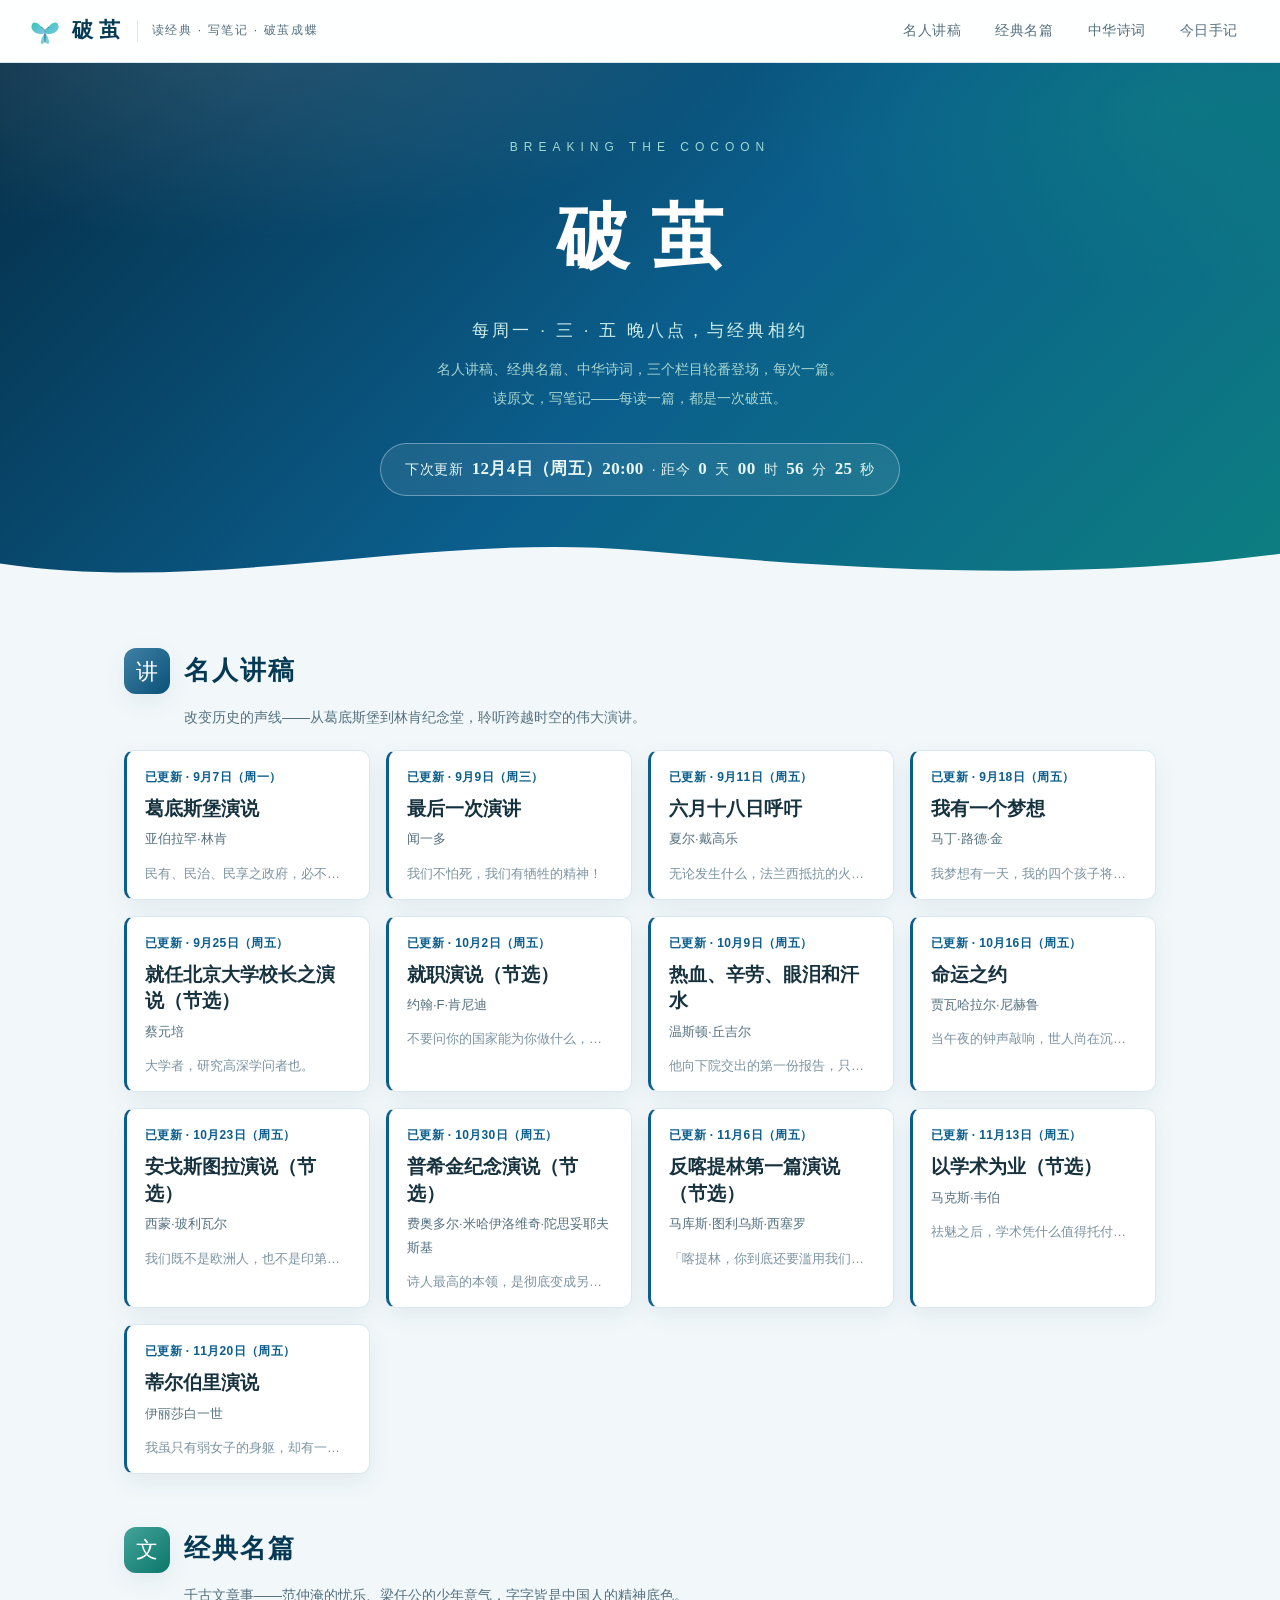
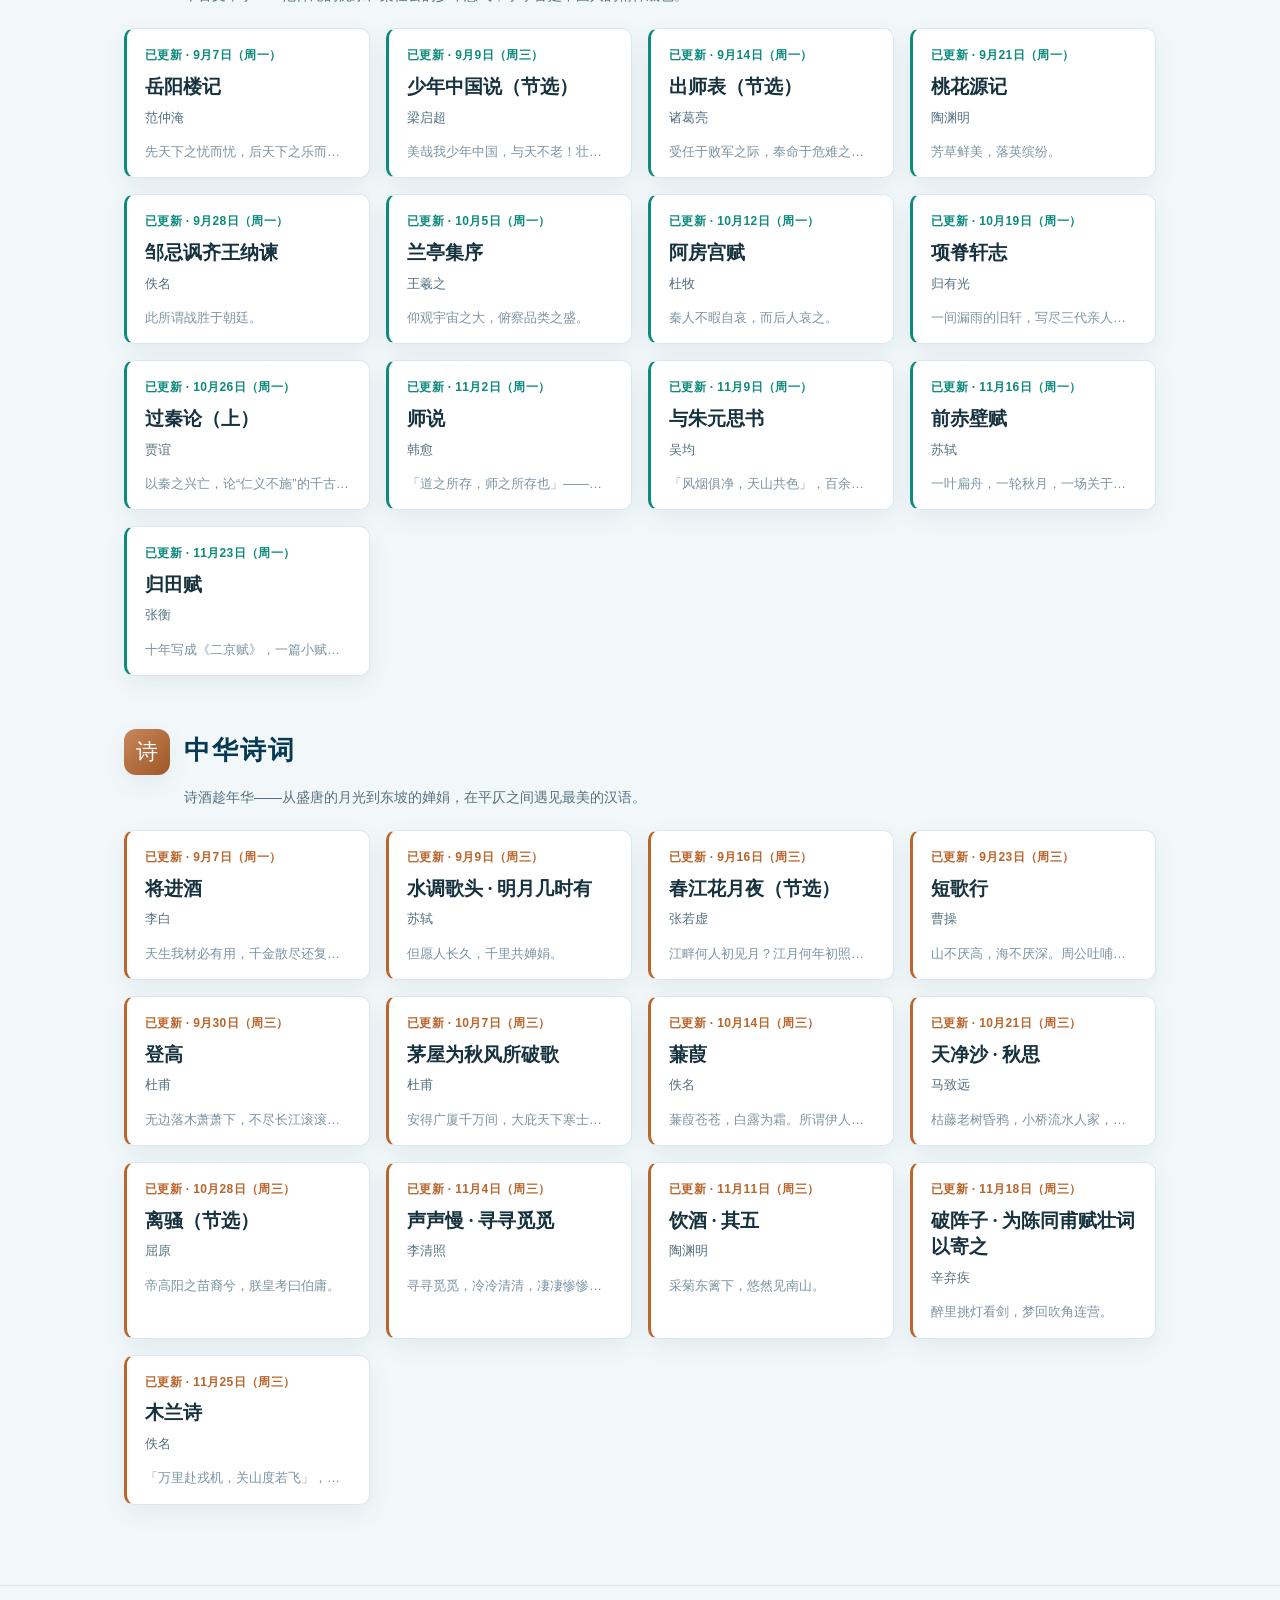
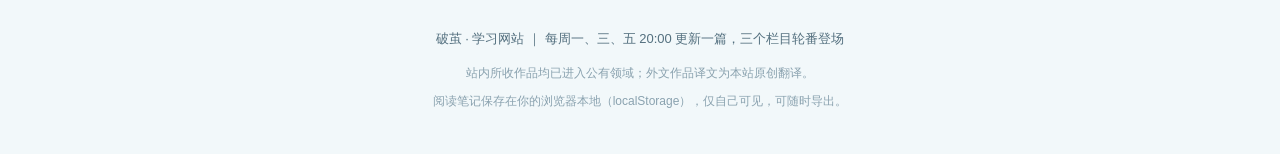
<file: index.html>
<!DOCTYPE html>
<html lang="zh-CN">
<head>
<meta charset="UTF-8">
<meta name="viewport" content="width=device-width, initial-scale=1.0">
<title>破茧 · 每周一三五，与经典相约</title>
<meta name="description" content="破茧——名人讲稿、经典名篇、中华诗词，每周一、三、五晚八点更新；读原文，写笔记，每读一篇，都是一次破茧。">
<link rel="stylesheet" href="css/style.css">
</head>
<body>

<header class="topbar">
  <a class="brand" href="index.html">
    <svg class="brand-mark" viewBox="0 0 64 64" aria-hidden="true">
      <defs>
        <linearGradient id="bw" x1="0" y1="0" x2="1" y2="1">
          <stop offset="0" stop-color="#35c4b5"/><stop offset="1" stop-color="#7cc7e8"/>
        </linearGradient>
      </defs>
      <path d="M31 33C22 15 7 10 6.5 24 6.2 34 19 39 29 37.5Z" fill="url(#bw)"/>
      <path d="M33 33C42 15 57 10 57.5 24 57.8 34 45 39 35 37.5Z" fill="url(#bw)"/>
      <path d="M31.5 36C25 45 21.5 55 26.5 56.5 30 57.5 32 49 32 43Z" fill="url(#bw)" opacity=".85"/>
      <path d="M32.5 36C39 45 42.5 55 37.5 56.5 34 57.5 32 49 32 43Z" fill="url(#bw)" opacity=".85"/>
      <rect x="31.1" y="30" width="1.8" height="24" rx=".9" fill="#0b5e8c"/>
      <path d="M31 30c-2-3-4-4-6-5M33 30c2-3 4-4 6-5" stroke="#0b5e8c" stroke-width="1.4" fill="none" stroke-linecap="round"/>
    </svg>
    <span class="brand-name">破茧</span>
    <span class="brand-slogan">读经典 · 写笔记 · 破茧成蝶</span>
  </a>
  <nav class="topnav">
    <a href="#speeches">名人讲稿</a>
    <a href="#classics">经典名篇</a>
    <a href="#poetry">中华诗词</a>
    <a href="today.html">今日手记</a>
  </nav>
</header>

<section class="hero">
  <div class="hero-inner">
    <div class="hero-eyebrow">BREAKING THE COCOON</div>
    <h1 class="hero-title">破茧</h1>
    <p class="hero-sub">每周一 · 三 · 五 晚八点，与经典相约</p>
    <p class="hero-desc">名人讲稿、经典名篇、中华诗词，三个栏目轮番登场，每次一篇。<br>读原文，写笔记——每读一篇，都是一次破茧。</p>
    <div class="hero-countdown" id="heroCountdown">正在计算下次更新时间……</div>
  </div>
  <svg class="hero-wave" viewBox="0 0 1440 90" preserveAspectRatio="none" aria-hidden="true">
    <path d="M0,48 C240,88 480,8 720,32 C960,56 1200,72 1440,36 L1440,90 L0,90 Z" fill="#f2f8fa"/>
  </svg>
</section>

<main class="home-main" id="homeMain">
  <!-- 三个栏目区块由 js/home.js 渲染 -->
</main>

<footer class="site-foot">
  <p>破茧 · 学习网站 ｜ 每周一、三、五 20:00 更新一篇，三个栏目轮番登场</p>
  <p class="foot-note">站内所收作品均已进入公有领域；外文作品译文为本站原创翻译。</p>
  <p class="foot-note">阅读笔记保存在你的浏览器本地（localStorage），仅自己可见，可随时导出。</p>
</footer>

<script src="js/data.js"></script>
<script src="js/app.js"></script>
<script src="js/home.js"></script>
</body>
</html>
</file>
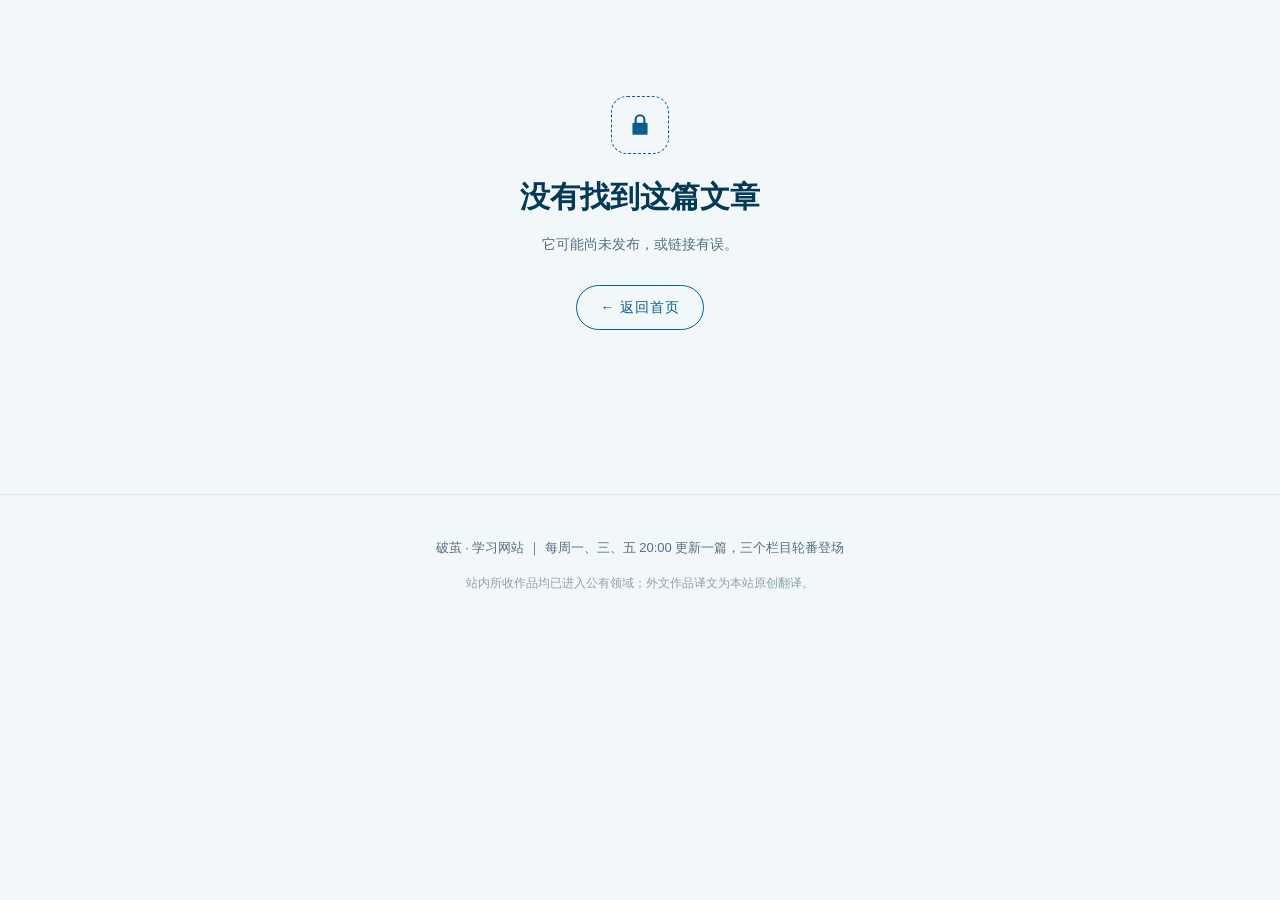
<file: article.html>
<!DOCTYPE html>
<html lang="zh-CN">
<head>
<meta charset="UTF-8">
<meta name="viewport" content="width=device-width, initial-scale=1.0">
<title>破茧 · 文章</title>
<link rel="stylesheet" href="css/style.css">
</head>
<body>

<div class="page">
  <!-- 左栏：文章内容（由 js/article.js 渲染） -->
  <div class="content" id="content"></div>

  <!-- 右栏：阅读笔记面板（点击“阅读笔记”按钮后展开） -->
  <aside class="notes-panel" id="notesPanel" aria-label="阅读笔记面板">
    <div class="notes-head">
      <div class="nh-eyebrow">Reading Notes</div>
      <h3 id="notesTitle">我的阅读笔记</h3>
      <p class="sub">左侧阅读 · 右侧随想——写下感想、批注与关联阅读</p>
    </div>

    <div class="toolbar" role="toolbar" aria-label="格式工具栏">
      <button class="tb-btn" data-cmd="bold" title="加粗 (Ctrl+B)"><strong>B</strong></button>
      <button class="tb-btn" data-cmd="italic" title="斜体 (Ctrl+I)"><em>I</em></button>
      <button class="tb-btn" data-cmd="underline" title="下划线 (Ctrl+U)"><span style="text-decoration:underline">U</span></button>
      <span class="tb-sep"></span>
      <button class="tb-btn" data-cmd="h3" title="小标题">H</button>
      <button class="tb-btn" data-cmd="quote" title="引用块">&gt;</button>
      <span class="tb-sep"></span>
      <button class="tb-btn" data-cmd="ul" title="无序列表">•</button>
      <button class="tb-btn" data-cmd="ol" title="有序列表">1.</button>
      <span class="tb-sep"></span>
      <button class="tb-btn" data-cmd="link" title="插入链接">
        <svg width="13" height="13" viewBox="0 0 24 24" fill="none" stroke="currentColor" stroke-width="2.4" stroke-linecap="round" aria-hidden="true"><path d="M10 14a5 5 0 0 0 7.07 0l3.18-3.18a5 5 0 0 0-7.07-7.07L11.5 5.4"/><path d="M14 10a5 5 0 0 0-7.07 0l-3.18 3.18a5 5 0 0 0 7.07 7.07l1.67-1.66"/></svg>
      </button>
      <button class="tb-btn" data-cmd="clear" title="清除格式">⌫</button>
    </div>

    <div class="editor" id="editor" contenteditable="true" data-placeholder="写下你的感想、批注与联想……" spellcheck="false"></div>

    <div class="notes-foot">
      <div>
        <span class="count" id="count">0 字</span>
        <span class="save-state" id="saveState"></span>
      </div>
      <div class="actions">
        <button class="pill-btn" id="btnExport" title="导出为 Markdown 文件">导出</button>
        <button class="pill-btn danger" id="btnClear" title="清空本篇笔记">清空</button>
        <button class="pill-btn primary" id="btnSave" title="立即保存到本地">保存</button>
      </div>
    </div>
  </aside>
</div>

<footer class="site-foot">
  <p>破茧 · 学习网站 ｜ 每周一、三、五 20:00 更新一篇，三个栏目轮番登场</p>
  <p class="foot-note">站内所收作品均已进入公有领域；外文作品译文为本站原创翻译。</p>
</footer>

<script src="js/data.js"></script>
<script src="js/app.js"></script>
<script src="js/article.js"></script>
</body>
</html>
</file>
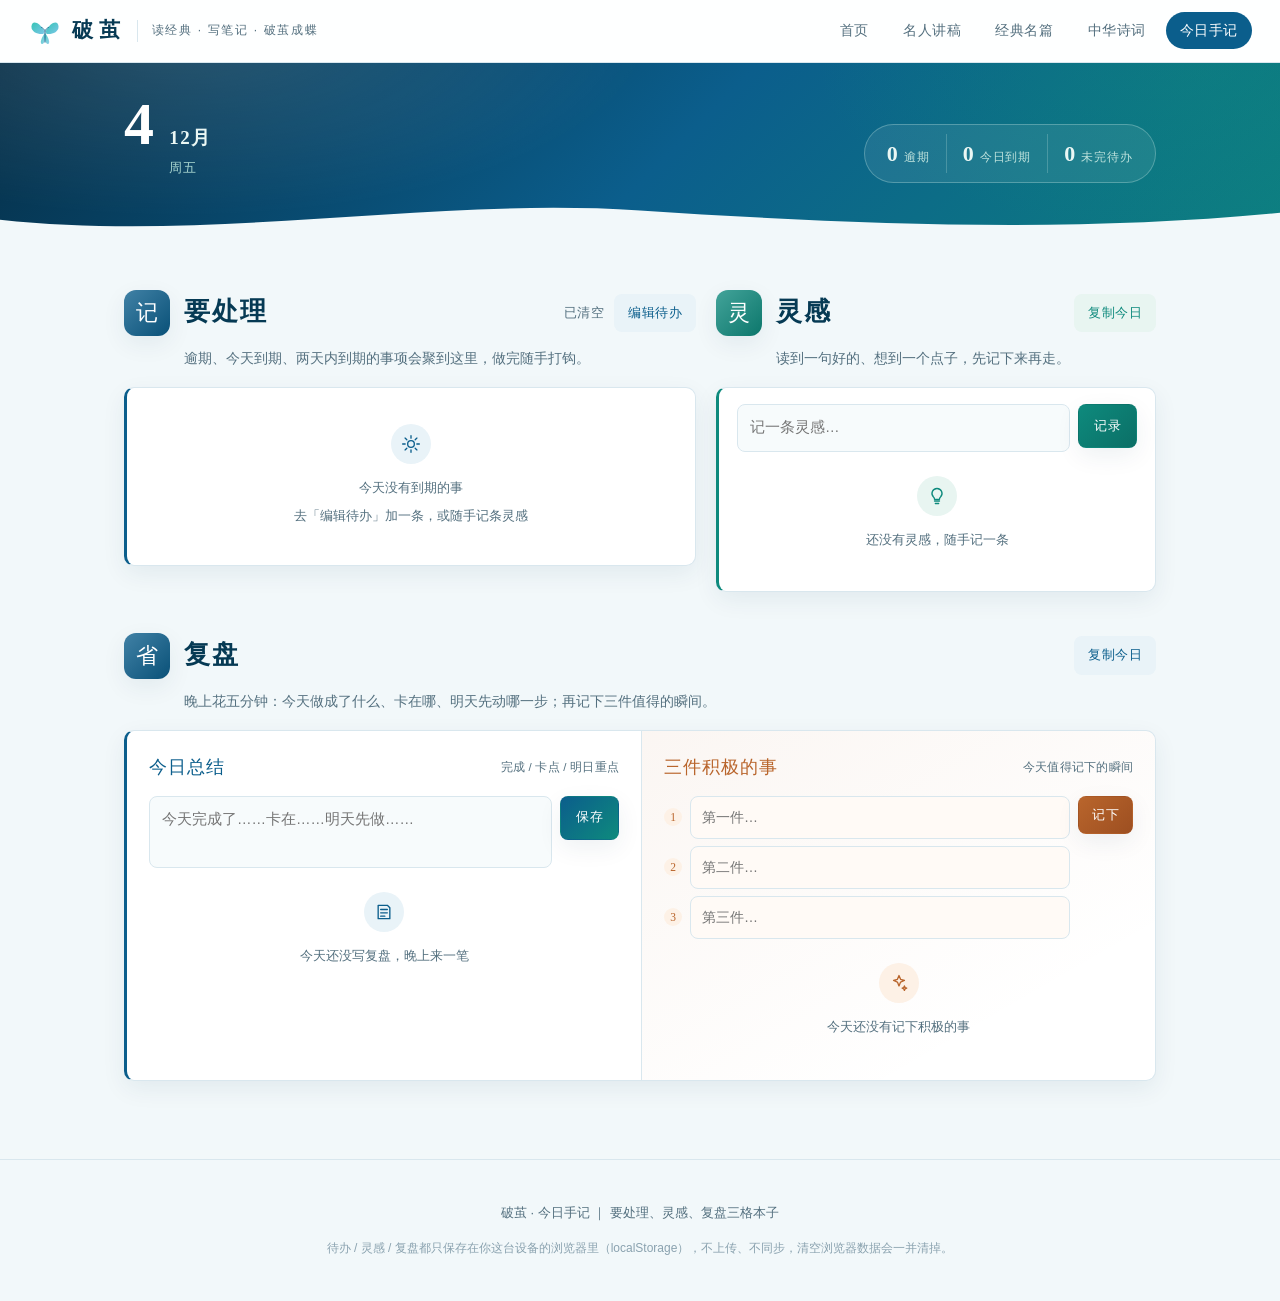
<file: today.html>
<!DOCTYPE html>
<html lang="zh-CN">
<head>
<meta charset="UTF-8">
<meta name="viewport" content="width=device-width, initial-scale=1.0">
<title>今日手记 · 破茧</title>
<meta name="description" content="破茧·今日手记——要处理、灵感、睡前复盘，把当下的心思记下来；数据只存本机浏览器，不上传。">
<link rel="stylesheet" href="css/style.css">
</head>
<body class="tj">

<header class="topbar">
  <a class="brand" href="index.html">
    <svg class="brand-mark" viewBox="0 0 64 64" aria-hidden="true">
      <defs>
        <linearGradient id="bw" x1="0" y1="0" x2="1" y2="1">
          <stop offset="0" stop-color="#35c4b5"/><stop offset="1" stop-color="#7cc7e8"/>
        </linearGradient>
      </defs>
      <path d="M31 33C22 15 7 10 6.5 24 6.2 34 19 39 29 37.5Z" fill="url(#bw)"/>
      <path d="M33 33C42 15 57 10 57.5 24 57.8 34 45 39 35 37.5Z" fill="url(#bw)"/>
      <path d="M31.5 36C25 45 21.5 55 26.5 56.5 30 57.5 32 49 32 43Z" fill="url(#bw)" opacity=".85"/>
      <path d="M32.5 36C39 45 42.5 55 37.5 56.5 34 57.5 32 49 32 43Z" fill="url(#bw)" opacity=".85"/>
      <rect x="31.1" y="30" width="1.8" height="24" rx=".9" fill="#0b5e8c"/>
      <path d="M31 30c-2-3-4-4-6-5M33 30c2-3 4-4 6-5" stroke="#0b5e8c" stroke-width="1.4" fill="none" stroke-linecap="round"/>
    </svg>
    <span class="brand-name">破茧</span>
    <span class="brand-slogan">读经典 · 写笔记 · 破茧成蝶</span>
  </a>
  <nav class="topnav">
    <a href="index.html">首页</a>
    <a href="index.html#speeches">名人讲稿</a>
    <a href="index.html#classics">经典名篇</a>
    <a href="index.html#poetry">中华诗词</a>
    <a href="today.html" class="current">今日手记</a>
  </nav>
</header>

<section class="tj-hero">
  <div class="tj-hero-inner">
    <div class="tj-date">
      <span class="tj-day" id="tjDay">--</span>
      <span class="tj-date-sub">
        <span class="tj-mon" id="tjMon"></span>
        <span class="tj-wk" id="tjWk"></span>
      </span>
    </div>
    <div class="tj-stats">
      <div class="tj-stat" id="tjOverBox"><b id="tjOver">0</b><span>逾期</span></div>
      <div class="tj-stat" id="tjTodayBox"><b id="tjToday">0</b><span>今日到期</span></div>
      <div class="tj-stat"><b id="tjOpen">0</b><span>未完待办</span></div>
    </div>
  </div>
  <svg class="hero-wave" viewBox="0 0 1440 90" preserveAspectRatio="none" aria-hidden="true">
    <path d="M0,48 C240,88 480,8 720,32 C960,56 1200,72 1440,36 L1440,90 L0,90 Z" fill="#f2f8fa"/>
  </svg>
</section>

<main class="tj-main">

  <div class="tj-grid">

    <!-- ========== 要处理 ========== -->
    <section class="tj-zone tj-todo">
      <div class="cat-head">
        <div class="cat-badge">记</div>
        <h2>要处理</h2>
        <div class="tj-head-r">
          <span class="tj-count" id="focusCount"></span>
          <button type="button" class="tj-btn" id="todoEditBtn" aria-expanded="false" aria-controls="todoEditor">编辑待办</button>
        </div>
      </div>
      <p class="cat-desc">逾期、今天到期、两天内到期的事项会聚到这里，做完随手打钩。</p>
      <div class="tj-panel">
        <div class="tj-list" id="focusList"></div>
        <div class="tj-editor" id="todoEditor">
          <div class="tj-ed-head"><span>待办管理 · <span id="manageMeta"></span></span></div>
          <div class="tj-hint">
            <svg viewBox="0 0 24 24" fill="none" stroke="currentColor" stroke-width="2" stroke-linecap="round" aria-hidden="true"><circle cx="12" cy="12" r="9"/><path d="M12 8v4M12 16h.01"/></svg>
            <span>「要处理」只显示逾期 / 今天到期 / 两天内到期的事项，其余留在这里备查。</span>
          </div>
          <div id="manageList"></div>
          <div class="tj-add">
            <input class="tj-input" id="todoInput" type="text" placeholder="添加一条待办，回车保存…">
            <select class="tj-select" id="todoPri" aria-label="优先级">
              <option value="P0">P0 紧急</option>
              <option value="P1" selected>P1 重要</option>
              <option value="P2">P2 普通</option>
            </select>
            <input class="tj-date" id="todoDate" type="date" aria-label="截止日期">
            <button type="button" class="tj-btn pri" id="todoAddBtn">添加</button>
          </div>
          <textarea class="tj-ta" id="todoPaste" placeholder="或粘贴一份清单，每行一条；支持「P0 事项 | 2026-09-20」的写法…"></textarea>
          <div class="tj-acts">
            <button type="button" class="tj-btn" id="todoImportBtn">导入清单</button>
          </div>
        </div>
      </div>
    </section>

    <!-- ========== 灵感 ========== -->
    <section class="tj-zone tj-idea">
      <div class="cat-head">
        <div class="cat-badge">灵</div>
        <h2>灵感</h2>
        <div class="tj-head-r">
          <button type="button" class="tj-btn" id="ideaCopyBtn">复制今日</button>
        </div>
      </div>
      <p class="cat-desc">读到一句好的、想到一个点子，先记下来再走。</p>
      <div class="tj-panel">
        <div class="tj-cblock">
          <div class="tj-cap">
            <textarea class="tj-cap-in" id="ideaInput" rows="1" placeholder="记一条灵感…"></textarea>
            <button type="button" class="tj-btn pri" id="ideaAddBtn">记录</button>
          </div>
          <div id="ideaList"></div>
        </div>
      </div>
    </section>

  </div>

  <!-- ========== 复盘 ========== -->
  <section class="tj-zone tj-review">
    <div class="cat-head">
      <div class="cat-badge">省</div>
      <h2>复盘</h2>
      <div class="tj-head-r">
        <button type="button" class="tj-btn" id="reviewCopyBtn">复制今日</button>
      </div>
    </div>
    <p class="cat-desc">晚上花五分钟：今天做成了什么、卡在哪、明天先动哪一步；再记下三件值得的瞬间。</p>
    <div class="tj-panel">
      <div class="tj-review-grid">
        <div class="tj-rcol">
          <div class="tj-label">今日总结<span class="tj-label-note">完成 / 卡点 / 明日重点</span></div>
          <div class="tj-cap">
            <textarea class="tj-cap-in" id="reviewInput" rows="2" placeholder="今天完成了……卡在……明天先做……"></textarea>
            <button type="button" class="tj-btn pri" id="reviewAddBtn">保存</button>
          </div>
          <div id="reviewList"></div>
        </div>
        <div class="tj-rcol sand">
          <div class="tj-label">三件积极的事<span class="tj-label-note">今天值得记下的瞬间</span></div>
          <div class="tj-pos-add">
            <div class="tj-pos-ins">
              <div class="tj-pos-row"><span class="tj-pnum">1</span><input class="tj-pos-in" id="posIn1" type="text" placeholder="第一件…"></div>
              <div class="tj-pos-row"><span class="tj-pnum">2</span><input class="tj-pos-in" id="posIn2" type="text" placeholder="第二件…"></div>
              <div class="tj-pos-row"><span class="tj-pnum">3</span><input class="tj-pos-in" id="posIn3" type="text" placeholder="第三件…"></div>
            </div>
            <button type="button" class="tj-btn pri" id="posAddBtn">记下</button>
          </div>
          <div id="posList"></div>
        </div>
      </div>
    </div>
  </section>

</main>

<footer class="site-foot">
  <p>破茧 · 今日手记 ｜ 要处理、灵感、复盘三格本子</p>
  <p class="foot-note">待办 / 灵感 / 复盘都只保存在你这台设备的浏览器里（localStorage），不上传、不同步，清空浏览器数据会一并清掉。</p>
</footer>

<div class="tj-toast" id="tjToast" role="status" aria-live="polite"></div>

<script src="js/today.js"></script>
</body>
</html>
</file>
<file: css/style.css>
/* ============================================================
 * 破茧 · 全站样式
 * 主题：Ocean Gradient（浅色）——深海蓝 → 海青 → 碧绿
 * ============================================================ */

:root{
  --deep:#063a54;      /* 深海 */
  --ocean:#0b5e8c;     /* 海洋蓝 */
  --teal:#0e8a7d;      /* 海青 */
  --sand:#b9652c;      /* 落日沙金 */
  --ink:#17323f;
  --ink-soft:#54707f;
  --bg:#f2f8fa;
  --card:#ffffff;
  --line:#d9e7ee;
  --shadow:0 8px 24px rgba(9,60,84,.07);
  --cat:var(--ocean);  /* 栏目主题色（随栏目切换） */
  --serif:"Source Han Serif SC","Noto Serif SC","Songti SC","STSong",Georgia,"Times New Roman",serif;
  --sans:"Source Han Sans SC","Noto Sans SC","PingFang SC","Microsoft YaHei",sans-serif;
}

/* ---------------- 基础 ---------------- */
*{box-sizing:border-box}
html{scroll-behavior:smooth}
html,body{margin:0;padding:0}
body{
  font-family:var(--sans);
  color:var(--ink);
  background:var(--bg);
  line-height:1.8;
  -webkit-font-smoothing:antialiased;
}
a{color:var(--ocean)}
::selection{background:rgba(14,138,125,.22)}

/* 栏目主题色 */
.cat-speeches{--cat:var(--ocean)}
.cat-classics{--cat:var(--teal)}
.cat-poetry{--cat:var(--sand)}

/* ---------------- 顶栏 ---------------- */
.topbar{
  position:sticky;top:0;z-index:50;
  display:flex;align-items:center;justify-content:space-between;gap:16px;
  padding:12px 28px;
  background:rgba(255,255,255,.92);
  backdrop-filter:blur(8px);
  border-bottom:1px solid var(--line);
}
.brand{display:flex;align-items:center;gap:10px;text-decoration:none}
.brand:hover{text-decoration:none}
.brand-mark{width:34px;height:34px;flex:none}
.brand-name{font-family:var(--serif);font-size:21px;font-weight:700;color:var(--deep);letter-spacing:.3em}
.brand-slogan{font-size:12px;color:var(--ink-soft);letter-spacing:.14em;border-left:1px solid var(--line);padding-left:14px}
.topnav{display:flex;gap:6px}
.topnav a{font-size:14px;color:var(--ink-soft);padding:6px 14px;border-radius:999px;text-decoration:none;letter-spacing:.04em}
.topnav a:hover{color:#fff;background:var(--ocean);text-decoration:none}

/* ---------------- 主页 Hero ---------------- */
.hero{
  position:relative;color:#eaf7f4;overflow:hidden;
  background:linear-gradient(135deg,#052e47 0%,#0b5e8c 52%,#0e8a7d 115%);
}
.hero::before{
  content:"";position:absolute;inset:0;
  background:
    radial-gradient(900px 380px at 18% -10%,rgba(255,255,255,.14),transparent 60%),
    radial-gradient(700px 300px at 92% 8%,rgba(14,138,125,.38),transparent 62%);
}
.hero-inner{position:relative;max-width:1080px;margin:0 auto;padding:74px 24px 100px;text-align:center}
.hero-eyebrow{letter-spacing:.5em;font-size:12px;color:#9fd9d0;margin-bottom:16px}
.hero-title{
  font-family:var(--serif);font-size:72px;font-weight:700;color:#fff;
  margin:0 0 12px;letter-spacing:.3em;text-indent:.3em;
}
.hero-sub{font-size:17px;color:#cfeee8;margin:0 0 8px;letter-spacing:.18em}
.hero-desc{font-size:14px;color:#a8d5cf;margin:0 auto 30px;max-width:560px;line-height:2.1}
.hero-countdown{
  display:inline-flex;align-items:center;gap:8px;flex-wrap:wrap;justify-content:center;
  padding:10px 24px;border:1px solid rgba(255,255,255,.35);border-radius:999px;
  background:rgba(255,255,255,.08);font-size:14px;letter-spacing:.05em;
}
.hero-countdown b{font-family:var(--serif);font-size:17px;letter-spacing:.02em}
.hero-wave{position:absolute;left:0;right:0;bottom:-1px;width:100%;height:72px;display:block}

/* ---------------- 主页栏目区 ---------------- */
.home-main{max-width:1080px;margin:0 auto;padding:6px 24px 30px}
.cat-section{padding:46px 0 6px}
.cat-head{display:flex;align-items:center;gap:14px}
.cat-badge{
  width:46px;height:46px;border-radius:12px;flex:none;
  display:flex;align-items:center;justify-content:center;
  font-family:var(--serif);font-size:22px;color:#fff;
  background:linear-gradient(135deg,rgba(255,255,255,.22),rgba(0,0,0,.14)),var(--cat);
  box-shadow:var(--shadow);
}
.cat-head h2{font-family:var(--serif);font-size:26px;margin:0;color:var(--deep);letter-spacing:.08em}
.cat-desc{color:var(--ink-soft);font-size:14px;margin:10px 0 20px;padding-left:60px}

.card-grid{display:grid;grid-template-columns:repeat(auto-fill,minmax(232px,1fr));gap:16px}
.art-card{
  display:flex;flex-direction:column;gap:5px;
  background:var(--card);
  border:1px solid var(--line);border-left:3px solid var(--cat);
  border-radius:10px;padding:16px 18px 14px;
  box-shadow:var(--shadow);
  text-decoration:none;
  transition:transform .18s,box-shadow .18s;
}
.art-card:hover{transform:translateY(-3px);box-shadow:0 14px 30px rgba(9,60,84,.13);text-decoration:none}
.card-meta{display:flex;justify-content:space-between;align-items:center;font-size:12px;color:var(--ink-soft);letter-spacing:.03em}
.card-date{color:var(--cat);font-weight:600}
.art-card h3{font-family:var(--serif);font-size:19px;margin:2px 0 0;color:var(--ink);line-height:1.4}
.card-author{font-size:13px;color:var(--ink-soft);margin:0}
.card-excerpt{
  font-size:13px;color:#7b93a1;margin:6px 0 0;
  white-space:nowrap;overflow:hidden;text-overflow:ellipsis;
}
/* 未发布（待解锁）卡片 */
.art-card.locked{border-style:dashed;border-left-style:solid;background:#f8fcfd;box-shadow:none}
.art-card.locked h3{color:#7c93a0}
.art-card.locked .card-date{color:#8aa2af;font-weight:500}
.lock-badge{display:inline-flex;align-items:center;gap:5px}
.lock-badge svg{width:12px;height:12px;opacity:.75}

/* ---------------- 页脚 ---------------- */
.site-foot{border-top:1px solid var(--line);margin-top:44px;padding:28px 24px 42px;text-align:center;color:var(--ink-soft);font-size:13px}
.site-foot .foot-note{margin:6px 0 0;font-size:12px;color:#8aa2af}

/* ============================================================
 * 文章页
 * ============================================================ */
.page{max-width:920px;margin:0 auto;padding:26px 24px 90px}
.crumbs{font-size:13px;color:var(--ink-soft);margin-bottom:28px;letter-spacing:.03em}
.crumbs a{color:var(--ocean);text-decoration:none}
.crumbs a:hover{text-decoration:underline}
.crumbs span{color:var(--ink)}

/* 文章头：题目 + 右侧笔记按钮 */
.a-head{display:flex;align-items:flex-start;justify-content:space-between;gap:18px;margin-bottom:10px}
.a-eyebrow{font-size:12px;letter-spacing:.3em;color:var(--cat);margin-bottom:10px}
.a-head h1{font-family:var(--serif);font-size:42px;line-height:1.28;margin:0 0 6px;color:var(--deep);letter-spacing:.04em}
.a-subtitle{font-size:16px;color:var(--ink-soft);font-style:italic;margin:0 0 6px}
.a-meta{font-size:13.5px;color:var(--ink-soft);letter-spacing:.05em}
.note-toggle{
  flex:none;display:inline-flex;align-items:center;gap:7px;
  margin-top:10px;padding:9px 18px;border-radius:999px;
  border:1px solid var(--cat);background:var(--cat);color:#fff;
  font:inherit;font-size:14px;letter-spacing:.08em;cursor:pointer;
  transition:filter .2s,background .2s,color .2s;
}
.note-toggle:hover{filter:brightness(1.1)}
body.note-mode .note-toggle{background:#fff;color:var(--cat)}

/* 小节通用 */
.a-sec{margin-top:42px}
.a-sec>h2{
  font-family:var(--serif);font-size:21px;color:var(--deep);
  border-left:4px solid var(--cat);padding-left:12px;
  margin:0 0 18px;letter-spacing:.06em;
}

/* 作者简介 */
.author-card{
  display:grid;grid-template-columns:96px 1fr;gap:22px;
  background:var(--card);border:1px solid var(--line);border-radius:10px;
  padding:22px 24px;box-shadow:var(--shadow);
}
.author-avatar{
  width:96px;height:96px;border-radius:14px;
  display:flex;align-items:center;justify-content:center;
  font-family:var(--serif);font-size:42px;color:#fff;
  background-image:linear-gradient(135deg,rgba(255,255,255,.25),rgba(0,0,0,.18));
  background-color:var(--cat);
}
/* 外文作者头像用拉丁字母：字形比汉字窄小，放大字号以求视觉等重 */
.author-avatar.latin{
  font-family:Georgia,"Times New Roman",var(--serif);
  font-size:54px;line-height:1;
}
/* 考据说明：作者/年代/背景存在不确定性的篇目，如实交代存疑之处 */
.caveat{
  background:var(--card);border:1px solid var(--line);border-left:3px solid var(--sand);
  border-radius:8px;padding:16px 20px;box-shadow:var(--shadow);
}
.caveat p{margin:0 0 9px;font-size:14px;line-height:1.85;color:var(--ink-soft)}
.caveat p:last-child{margin-bottom:0}
.caveat p::before{content:"·";color:var(--sand);font-weight:700;margin-right:9px}
.author-card h3{font-family:var(--serif);font-size:22px;margin:0 0 3px;color:var(--deep)}
.author-role{font-size:12.5px;color:var(--cat);letter-spacing:.1em;margin-bottom:10px}
.author-card p{margin:0 0 8px;font-size:14.5px;color:var(--ink-soft)}
.facts{display:flex;flex-wrap:wrap;gap:24px;margin-top:14px}
.fact{border-top:1px dashed var(--line);padding-top:8px;min-width:120px}
.fact .k{font-size:11px;color:var(--cat);letter-spacing:.22em}
.fact .v{font-size:13.5px;color:var(--ink);margin-top:2px}

/* 创作背景 */
.bg-grid{display:grid;grid-template-columns:1fr 1fr;gap:14px}
.bg-card{background:var(--card);border:1px solid var(--line);border-radius:10px;padding:16px 18px;box-shadow:var(--shadow)}
.bg-card h4{font-family:var(--serif);margin:0 0 6px;font-size:16px;color:var(--deep)}
.bg-card p{margin:0;font-size:13.5px;color:var(--ink-soft);line-height:1.9}

/* 原文 / 译文 */
.lang-pill{
  display:flex;background:var(--card);border:1px solid var(--line);
  border-radius:999px;padding:4px;width:fit-content;margin:0 auto 16px;
  box-shadow:var(--shadow);
}
.lang-btn{
  border:0;background:transparent;font:inherit;color:var(--ink-soft);
  padding:6px 20px;border-radius:999px;cursor:pointer;
  font-size:13px;letter-spacing:.1em;
}
.lang-btn.active{background:var(--cat);color:#fff}
.text-box{
  position:relative;
  background:linear-gradient(180deg,#ffffff,#f5fbfc);
  border:1px solid var(--line);border-radius:10px;
  padding:34px 42px;box-shadow:var(--shadow);
}
.text-box::before,.text-box::after{
  content:"";position:absolute;left:50%;transform:translateX(-50%);
  width:56px;height:1px;background:var(--line);
}
.text-box::before{top:12px}
.text-box::after{bottom:12px}
.text-panel{display:none}
.text-panel.active{display:block}
.text-box p{margin:0 0 16px;font-size:16.5px;line-height:2.15;text-align:justify;font-family:var(--serif)}
.text-box p:last-child{margin-bottom:0}
.text-en p{font-family:Georgia,"Times New Roman",var(--serif)}
/* 诗词体：分行居中 */
.text-verse .stanza{
  white-space:pre-line;text-align:center;
  font-size:18px;line-height:2.2;margin:0 0 24px;
}
.text-verse .stanza:last-child{margin-bottom:0}
/* 落款 */
.signoff{font-style:italic;text-align:right;margin-top:26px;color:var(--ink-soft);font-size:13.5px;letter-spacing:.06em}
.signoff .name{display:block;font-style:normal;font-family:var(--serif);font-size:19px;color:var(--deep);margin-top:5px;letter-spacing:.04em}

/* 上一篇 / 下一篇 */
.a-nav{display:flex;justify-content:space-between;gap:14px;margin-top:46px}
.a-nav-link{
  flex:1;max-width:46%;display:block;padding:14px 18px;
  border:1px solid var(--line);border-radius:10px;background:var(--card);
  font-size:13px;color:var(--ink-soft);text-decoration:none;line-height:1.8;
  box-shadow:var(--shadow);
}
.a-nav-link span{font-family:var(--serif);font-size:16px;color:var(--deep)}
.a-nav-link.next{text-align:right}
.a-nav-link:hover{border-color:var(--cat);text-decoration:none}

/* 未发布 / 未找到 页 */
.locked-screen{text-align:center;padding:70px 16px 30px}
.lock-ic{
  width:58px;height:58px;margin:0 auto 16px;border-radius:16px;
  border:1.5px dashed var(--cat);color:var(--cat);
  display:flex;align-items:center;justify-content:center;
}
.lock-ic svg{width:26px;height:26px}
.ls-title{font-family:var(--serif);font-size:30px;color:var(--deep);margin:6px 0 8px}
.ls-author{color:var(--ink-soft);font-size:14px;margin:0 0 18px}
.ls-text{color:var(--ink-soft);font-size:14px;margin:0 0 28px}
.ls-back{
  display:inline-block;padding:9px 24px;border-radius:999px;
  border:1px solid var(--cat);color:var(--cat);font-size:14px;
  text-decoration:none;letter-spacing:.06em;
}
.ls-back:hover{background:var(--cat);color:#fff;text-decoration:none}

/* ============================================================
 * 阅读笔记（右栏编辑器）
 * ============================================================ */
.notes-panel{display:none}

body.note-mode{overflow:hidden}
body.note-mode .page{
  height:100vh;max-width:1720px;margin:0 auto;padding:18px 22px;
  display:grid;grid-template-columns:minmax(0,1fr) minmax(360px,42%);
  gap:22px;align-items:stretch;
}
body.note-mode .content{
  height:100%;min-height:0;overflow-y:auto;
  background:var(--card);border:1px solid var(--line);border-radius:10px;
  box-shadow:var(--shadow);padding:34px 46px 70px;
  scrollbar-width:thin;scrollbar-color:rgba(11,94,140,.35) transparent;
}
body.note-mode .content::-webkit-scrollbar{width:8px}
body.note-mode .content::-webkit-scrollbar-thumb{background:rgba(11,94,140,.3);border-radius:4px}
body.note-mode .notes-panel{
  display:flex;flex-direction:column;height:100%;min-height:0;
  background:var(--card);border:1px solid var(--line);border-radius:10px;
  box-shadow:var(--shadow);overflow:hidden;
}

.notes-head{
  padding:16px 20px 12px;border-bottom:1px solid var(--line);
  background:linear-gradient(180deg,#f6fbfd,#eef7f9);
}
.nh-eyebrow{font-size:11px;letter-spacing:.3em;color:var(--cat);text-transform:uppercase;margin-bottom:4px}
.notes-head h3{margin:0 0 3px;font-family:var(--serif);font-size:18px;color:var(--deep)}
.notes-head .sub{font-size:12px;color:var(--ink-soft);margin:0}

.toolbar{
  display:flex;flex-wrap:wrap;gap:4px;padding:10px 14px;
  border-bottom:1px solid var(--line);background:#fafdfe;
}
.tb-btn{
  border:1px solid transparent;background:transparent;color:var(--ink-soft);
  font:inherit;font-size:13px;padding:5px 9px;border-radius:6px;
  cursor:pointer;line-height:1;min-width:28px;text-align:center;transition:.15s;
}
.tb-btn:hover{background:rgba(11,94,140,.1);color:var(--deep)}
.tb-btn.active{background:var(--ocean);color:#fff}
.tb-sep{width:1px;background:var(--line);margin:2px 4px;align-self:stretch}

.editor{
  flex:1 1 auto;overflow-y:auto;padding:24px 28px;min-height:0;
  font-size:15.5px;line-height:2.05;color:var(--ink);outline:none;
  scrollbar-width:thin;scrollbar-color:rgba(11,94,140,.35) transparent;
}
.editor::-webkit-scrollbar{width:8px}
.editor::-webkit-scrollbar-thumb{background:rgba(11,94,140,.3);border-radius:4px}
.editor:empty::before{content:attr(data-placeholder);color:#9ab4bf;pointer-events:none}
.editor h3{font-family:var(--serif);color:var(--deep);margin:14px 0 8px;font-size:17px}
.editor blockquote{
  margin:8px 0;padding:6px 14px;
  border-left:3px solid var(--cat);background:rgba(11,94,140,.05);
  color:var(--ink-soft);
}
.editor ul,.editor ol{margin:6px 0;padding-left:24px}
.editor a{color:var(--ocean);text-decoration:underline}
.editor strong,.editor b{color:var(--deep)}

.notes-foot{
  padding:10px 16px;border-top:1px solid var(--line);background:#fafdfe;
  display:flex;justify-content:space-between;align-items:center;gap:8px;
  flex-wrap:wrap;font-size:12px;
}
.notes-foot .save-state{color:var(--cat);font-style:italic}
.notes-foot .actions{display:flex;gap:6px}
.pill-btn{
  border:1px solid var(--line);background:#fff;color:var(--ink-soft);
  font:inherit;font-size:12px;padding:4px 12px;border-radius:999px;
  cursor:pointer;letter-spacing:.04em;
}
.pill-btn:hover{background:var(--ocean);color:#fff;border-color:var(--ocean)}
.pill-btn.primary{background:var(--ocean);color:#fff;border-color:var(--ocean)}
.pill-btn.primary:hover{filter:brightness(1.1)}
.pill-btn.danger:hover{background:#b3403a;border-color:#b3403a}

/* ============================================================
 * 响应式
 * ============================================================ */
@media (max-width:1020px){
  body.note-mode{overflow:auto}
  body.note-mode .page{display:block;height:auto}
  body.note-mode .content{height:auto;overflow:visible;padding:24px 22px 40px}
  body.note-mode .notes-panel{height:auto;margin-top:18px}
  .editor{min-height:320px;max-height:62vh}
}
@media (max-width:720px){
  .hero-title{font-size:46px}
  .hero-inner{padding:52px 20px 84px}
  .brand-slogan{display:none}
  .topnav a{padding:6px 9px;font-size:13px}
  .cat-desc{padding-left:0}
  .a-head{flex-direction:column}
  .a-head h1{font-size:31px}
  .author-card{grid-template-columns:1fr}
  .author-avatar{width:72px;height:72px;font-size:32px}
  .author-avatar.latin{font-size:41px}
  .caveat{padding:14px 16px}
  .bg-grid{grid-template-columns:1fr}
  .text-box{padding:24px 20px}
  .a-nav{flex-direction:column}
  .a-nav-link{max-width:100%}
}

/* ============================================================
 * 今日手记（today.html）
 * 版式沿用本站 Ocean Gradient 体系；数据只存本机 localStorage
 * ============================================================ */
.topnav a.current{color:#fff;background:var(--ocean)}

body.tj{
  --red:#b3403a;--red-soft:#fdeeec;
  --amber:#a1641f;--amber-soft:#fdf3e3;
  --muted:#9ab4bf;
}

/* ---- 页头：日期 + 三个关键数 ---- */
.tj-hero{position:relative;color:#eaf7f4;overflow:hidden;background:linear-gradient(135deg,#052e47 0%,#0b5e8c 52%,#0e8a7d 115%)}
.tj-hero::before{
  content:"";position:absolute;inset:0;
  background:
    radial-gradient(760px 300px at 14% -18%,rgba(255,255,255,.14),transparent 62%),
    radial-gradient(620px 260px at 94% 6%,rgba(14,138,125,.34),transparent 62%);
}
.tj-hero-inner{
  position:relative;max-width:1080px;margin:0 auto;padding:34px 24px 60px;
  display:flex;align-items:flex-end;gap:28px;flex-wrap:wrap;
}
.tj-date{display:flex;align-items:baseline;gap:14px}
.tj-day{
  font-family:var(--serif);font-size:60px;line-height:.9;font-weight:700;color:#fff;
  letter-spacing:.02em;font-variant-numeric:tabular-nums;
}
.tj-date-sub{display:flex;flex-direction:column;gap:2px;padding-bottom:4px}
.tj-mon{font-family:var(--serif);font-size:19px;font-weight:600;letter-spacing:.08em}
.tj-wk{font-size:12.5px;color:#a8d5cf;letter-spacing:.06em}
.tj-stats{
  margin-left:auto;display:flex;align-items:center;
  padding:9px 22px;border:1px solid rgba(207,238,232,.3);border-radius:999px;
  background:rgba(255,255,255,.08);
}
.tj-stat{
  display:flex;align-items:baseline;gap:6px;padding:0 16px;
  border-left:1px solid rgba(207,238,232,.24);white-space:nowrap;
}
.tj-stat:first-child{border-left:0;padding-left:0}
.tj-stat:last-child{padding-right:0}
.tj-stat b{font-family:var(--serif);font-size:22px;font-weight:600;font-variant-numeric:tabular-nums}
.tj-stat span{font-size:11.5px;color:#bfe3dd;letter-spacing:.08em}
.tj-stat.hot b{color:#ffcdc0}
.tj-stat.warm b{color:#bff0e2}
.tj-hero .hero-wave{height:52px}

/* ---- 主体与分栏 ---- */
.tj-main{max-width:1080px;margin:0 auto;padding:10px 24px 30px}
.tj-grid{display:grid;grid-template-columns:minmax(0,1.3fr) minmax(0,1fr);gap:20px;align-items:start}
.tj-zone{padding:36px 0 4px;min-width:0}
.tj-head-r{margin-left:auto;display:flex;align-items:center;gap:10px;flex-wrap:wrap;justify-content:flex-end}
.tj-count{font-size:12.5px;color:var(--ink-soft);letter-spacing:.04em;font-variant-numeric:tabular-nums}
.tj-zone .cat-desc{margin:10px 0 16px}

.tj-todo{--cat:var(--ocean);--cat-soft:#e9f3f8}
.tj-idea{--cat:var(--teal);--cat-soft:#e8f5f1}
.tj-review{--cat:var(--ocean);--cat-soft:#e9f3f8}

.tj-panel{
  background:var(--card);border:1px solid var(--line);border-left:3px solid var(--cat);
  border-radius:10px;box-shadow:var(--shadow);overflow:hidden;
}

/* ---- 按钮 ---- */
.tj-btn{
  font:inherit;font-size:12.5px;letter-spacing:.04em;
  color:var(--ocean);background:#e9f3f8;border:1px solid transparent;
  border-radius:8px;padding:7px 13px;cursor:pointer;white-space:nowrap;
  transition:background .18s,color .18s,border-color .18s;
}
.tj-btn:hover{background:var(--ocean);color:#fff}
.tj-btn.on{background:var(--ocean);color:#fff}
.tj-btn.pri{background:linear-gradient(135deg,var(--ocean),var(--teal));color:#fff;box-shadow:var(--shadow)}
.tj-btn.pri:hover{filter:brightness(1.08)}
.tj-btn.mini{font-size:12px;padding:6px 10px}
.tj-btn.undo,.tj-btn.del{background:#eef4f7;color:var(--ink-soft)}
.tj-btn.undo:hover{background:var(--ocean);color:#fff}
.tj-btn.del:hover{background:var(--red-soft);color:var(--red)}
.tj-idea .tj-btn{color:var(--teal);background:#e8f5f1}
.tj-idea .tj-btn:hover{background:var(--teal);color:#fff}
.tj-idea .tj-btn.pri{background:linear-gradient(135deg,var(--teal),#0b6f66);color:#fff}
.tj-idea .tj-btn.del{background:#eef4f7;color:var(--ink-soft)}
.tj-idea .tj-btn.del:hover{background:var(--red-soft);color:var(--red)}

/* ---- 要处理：列表 ---- */
.tj-list{padding:12px 12px 16px}
.tj-row{
  position:relative;display:flex;align-items:center;gap:11px;
  padding:12px 12px 12px 15px;border-radius:8px;
  transition:background .15s;
}
.tj-row + .tj-row{margin-top:2px}
.tj-row:hover{background:#f6fbfd}
.tj-row.overdue{background:#fdf7f6}
.tj-row.today{background:#f5fafc}
.tj-row.overdue::before,.tj-row.today::before{
  content:"";position:absolute;left:3px;top:13px;bottom:13px;width:2px;border-radius:2px;
}
.tj-row.overdue::before{background:var(--red)}
.tj-row.today::before{background:var(--cat)}
.tj-check{
  width:20px;height:20px;flex:none;padding:0;
  border:1.5px solid #c3d6df;border-radius:6px;background:var(--card);
  display:flex;align-items:center;justify-content:center;cursor:pointer;
  color:var(--cat);transition:border-color .15s,background .15s;
}
.tj-check:hover{border-color:var(--cat);background:var(--cat-soft)}
.tj-check svg{width:12px;height:12px;opacity:0}
.tj-check:hover svg{opacity:.45}
.tj-row-body{flex:1;min-width:0;display:flex;align-items:baseline;gap:10px;flex-wrap:wrap}
.tj-row-title{font-size:14.5px;color:var(--ink)}
.tj-chip{font-size:11px;padding:2px 9px;border-radius:999px;white-space:nowrap;font-variant-numeric:tabular-nums}
.tj-chip.over{color:var(--red);background:var(--red-soft)}
.tj-chip.today{color:var(--ocean);background:#e9f3f8}
.tj-chip.soon{color:var(--ink-soft);background:#eef4f7}
.tj-done-btn{
  flex:none;font:inherit;font-size:12px;color:var(--ocean);
  background:#e9f3f8;border:1px solid transparent;border-radius:8px;
  padding:6px 12px;cursor:pointer;transition:background .18s,color .18s;
}
.tj-done-btn:hover{background:var(--ocean);color:#fff}

.tj-donebox{margin:2px 12px 14px;border-top:1px dashed var(--line);padding-top:8px}
.tj-donebox summary{
  cursor:pointer;list-style:none;display:flex;align-items:center;gap:8px;
  font-size:12.5px;color:var(--ink-soft);padding:4px;user-select:none;
}
.tj-donebox summary::-webkit-details-marker{display:none}
.tj-donebox summary::before{
  content:"";width:0;height:0;
  border-left:4px solid var(--muted);border-top:3.5px solid transparent;border-bottom:3.5px solid transparent;
  transition:transform .15s;
}
.tj-donebox[open] summary::before{transform:rotate(90deg)}
.tj-drow{display:flex;align-items:center;gap:10px;padding:7px 4px 7px 15px}
.tj-drow .t{
  flex:1;min-width:0;font-size:13px;color:var(--muted);
  text-decoration:line-through;overflow:hidden;text-overflow:ellipsis;white-space:nowrap;
}

/* ---- 待办管理（折叠） ---- */
.tj-editor{display:none;margin:0 18px 18px;border-top:1px solid var(--line);padding-top:14px}
.tj-editor.open{display:block}
.tj-ed-head{display:flex;align-items:center;gap:8px;margin-bottom:10px;font-size:12.5px;color:var(--ink-soft)}
.tj-hint{
  display:flex;gap:8px;align-items:flex-start;
  background:var(--amber-soft);color:var(--amber);
  border-radius:8px;padding:9px 12px;font-size:12px;line-height:1.65;margin-bottom:12px;
}
.tj-hint svg{width:14px;height:14px;flex:none;margin-top:3px}
.tj-manage-row{display:flex;align-items:center;gap:10px;padding:9px 4px;border-top:1px solid var(--line)}
.tj-manage-row:first-child{border-top:0}
.tj-pri{
  flex:none;font-size:10.5px;font-weight:600;letter-spacing:.03em;
  padding:2px 7px;border-radius:5px;color:var(--ink-soft);background:#eef4f7;
}
.tj-pri.P0{color:var(--red);background:var(--red-soft)}
.tj-manage-main{flex:1;min-width:0}
.tj-manage-title{font-size:13.5px;overflow-wrap:anywhere}
.tj-manage-row.done .tj-manage-title{text-decoration:line-through;color:var(--muted)}
.tj-manage-sub{font-size:11.5px;color:var(--ink-soft);margin-top:1px}
.tj-manage-act{flex:none;display:flex;gap:6px}

.tj-add{display:flex;gap:8px;margin-top:14px;flex-wrap:wrap;align-items:center}
.tj-add .tj-input,.tj-add .tj-select,.tj-add .tj-date{
  font:inherit;font-size:14px;color:var(--ink);
  background:#f7fbfc;border:1px solid var(--line);border-radius:8px;
  height:38px;padding:0 12px;outline:none;
  transition:border-color .15s,background .15s;
}
.tj-add .tj-input{flex:1;min-width:160px}
.tj-add .tj-input:focus,.tj-add .tj-select:focus,.tj-add .tj-date:focus,.tj-ta:focus{border-color:var(--ocean);background:#fff}
.tj-ta{
  width:100%;margin-top:10px;min-height:56px;
  font:inherit;font-size:13.5px;color:var(--ink);line-height:1.7;
  background:#f7fbfc;border:1px dashed #c3d6df;border-radius:8px;
  padding:10px 12px;resize:vertical;outline:none;
}
.tj-acts{display:flex;gap:8px;flex-wrap:wrap;margin-top:10px}

/* ---- 记录框（灵感 / 复盘） ---- */
.tj-cblock{padding:16px 18px 18px}
.tj-cap{display:flex;gap:8px;align-items:flex-start;margin-top:12px}
.tj-cblock .tj-cap{margin-top:0}
.tj-cap-in{
  flex:1;min-width:0;font:inherit;font-size:14.5px;color:var(--ink);line-height:1.75;
  background:#f7fbfc;border:1px solid var(--line);border-radius:8px;
  padding:10px 12px;resize:none;outline:none;overflow:hidden;
  transition:background .15s,border-color .15s,box-shadow .15s;
}
.tj-cap-in:focus{background:#fff;border-color:var(--cat);box-shadow:0 0 0 3px var(--cat-soft)}
.tj-cap .tj-btn{height:44px;padding:0 15px;display:inline-flex;align-items:center}

/* ---- 时间轴 ---- */
.tj-tl{position:relative;margin-top:16px;padding-left:18px}
.tj-tl::before{content:"";position:absolute;left:4px;top:8px;bottom:8px;width:1px;background:var(--line)}
.tj-tlday{
  position:relative;font-size:12px;font-weight:600;letter-spacing:.08em;
  color:var(--ink-soft);margin:2px 0 10px;font-variant-numeric:tabular-nums;
}
.tj-tlday::before{
  content:"";position:absolute;left:-18px;top:4px;width:9px;height:9px;
  border-radius:50%;background:var(--card);border:2px solid var(--line);
}
.tj-tlday.now{color:var(--cat)}
.tj-tlday.now::before{border-color:var(--cat);background:var(--cat)}
.tj-item{position:relative;padding:0 0 14px}
.tj-item::before{content:"";position:absolute;left:-16px;top:8px;width:5px;height:5px;border-radius:50%;background:#c6d7e0}
.tj-item .tx{font-size:14.5px;color:var(--ink);white-space:pre-wrap;word-break:break-word;padding-right:38px}
.tj-item .tm{font-size:11.5px;color:var(--muted);margin-top:3px;font-variant-numeric:tabular-nums}
.tj-item .del{
  position:absolute;top:0;right:0;font:inherit;font-size:11.5px;
  color:var(--muted);background:none;border:0;padding:3px 7px;border-radius:6px;
  cursor:pointer;opacity:.65;transition:opacity .15s,color .15s,background .15s;
}
.tj-item:hover .del{opacity:1}
.tj-item .del:hover{color:var(--red);background:var(--red-soft)}

.tj-more{
  display:block;width:100%;margin-top:2px;text-align:center;
  font:inherit;font-size:12px;color:var(--ocean);background:none;border:0;
  padding:10px 0 2px;cursor:pointer;letter-spacing:.04em;
}
.tj-more:hover{text-decoration:underline}

/* ---- 空状态 ---- */
.tj-empty{text-align:center;color:var(--ink-soft);font-size:13px;padding:24px 8px 20px;line-height:2.1}
.tj-empty-ic{
  width:40px;height:40px;margin:0 auto 10px;border-radius:50%;
  background:var(--cat-soft,#eef4f7);color:var(--cat,var(--ocean));
  display:flex;align-items:center;justify-content:center;
}
.tj-empty-ic svg{width:20px;height:20px}

/* ---- 复盘：全宽双栏 ---- */
.tj-review-grid{display:grid;grid-template-columns:1fr 1fr}
.tj-rcol{padding:20px 22px;min-width:0}
.tj-rcol + .tj-rcol{border-left:1px solid var(--line)}
.tj-rcol.sand{
  --cat:var(--sand);--cat-soft:#fdf1e6;
  background:linear-gradient(150deg,rgba(185,101,44,.06),transparent 78%);
}
.tj-label{
  display:flex;align-items:center;gap:10px;flex-wrap:wrap;
  font-family:var(--serif);font-size:18px;color:var(--cat);letter-spacing:.06em;
}
.tj-label-note{margin-left:auto;font:400 11.5px var(--sans);color:var(--ink-soft);letter-spacing:.02em}
.tj-rcol.sand .tj-btn.pri{background:linear-gradient(135deg,var(--sand),#9d4f21)}

.tj-pos-add{display:flex;gap:8px;align-items:flex-start;margin-top:12px}
.tj-pos-ins{flex:1;min-width:0;display:flex;flex-direction:column;gap:7px}
.tj-pos-row{display:flex;align-items:center;gap:8px}
.tj-pnum{
  width:18px;height:18px;flex:none;border-radius:50%;
  background:var(--cat-soft);color:var(--cat);
  font-family:var(--serif);font-size:11.5px;
  display:flex;align-items:center;justify-content:center;
}
.tj-pos-in{
  flex:1;min-width:0;font:inherit;font-size:14px;color:var(--ink);
  background:#fffaf6;border:1px solid var(--line);border-radius:8px;
  padding:8px 11px;outline:none;transition:border-color .15s,background .15s;
}
.tj-pos-in:focus{background:#fff;border-color:var(--sand)}
.tj-pos-line{display:flex;align-items:baseline;gap:8px;font-size:14.5px;line-height:1.85;padding-right:38px}
.tj-pos-line + .tj-pos-line{margin-top:5px}
.tj-pos-line .tj-pnum{transform:translateY(2px)}

/* ---- Toast ---- */
.tj-toast{
  position:fixed;left:50%;bottom:28px;z-index:99;
  transform:translateX(-50%) translateY(14px);
  background:var(--deep);color:#eaf7f4;
  padding:10px 20px;border-radius:999px;font-size:13px;letter-spacing:.04em;
  opacity:0;pointer-events:none;transition:opacity .22s,transform .22s;
  box-shadow:0 12px 32px rgba(9,60,84,.28);max-width:86%;
}
.tj-toast.show{opacity:1;transform:translateX(-50%) translateY(0)}

/* ---- 今日手记 · 响应式 ---- */
@media (max-width:900px){
  .tj-grid{grid-template-columns:minmax(0,1fr)}
  .tj-zone{padding-top:30px}
}
/* 顶栏加了一栏「今日手记」后，窄屏改为单行横向滚动，避免链接折成竖条 */
@media (max-width:720px){
  .topbar{padding:10px 14px;gap:10px}
  .brand{flex:none}
  .topnav{
    min-width:0;gap:2px;
    overflow-x:auto;flex-wrap:nowrap;
    scrollbar-width:none;-ms-overflow-style:none;-webkit-overflow-scrolling:touch;
  }
  .topnav::-webkit-scrollbar{display:none}
  .topnav a{flex:none;white-space:nowrap;padding:6px 10px;font-size:12.5px}
}
@media (max-width:720px){
  .tj-hero-inner{padding:28px 20px 52px;gap:18px}
  .tj-day{font-size:48px}
  .tj-stats{margin-left:0;width:100%;justify-content:center;padding:10px 14px}
  .tj-stat{flex:1;justify-content:center;padding:0 10px}
  .tj-stat:first-child{padding-left:0}
  .tj-main{padding:8px 20px 26px}
  .tj-review-grid{grid-template-columns:minmax(0,1fr)}
  .tj-rcol + .tj-rcol{border-left:0;border-top:1px solid var(--line)}
  .tj-label-note{margin-left:0;flex-basis:100%}
  .tj-row-body{flex-direction:column;align-items:flex-start;gap:5px}
  .tj-add .tj-input{min-width:100%}
  .tj-cap{flex-wrap:wrap}
  .tj-cap .tj-btn{height:38px}
  .tj-badge-row{flex-wrap:wrap}
}
@media (max-width:420px){
  .tj-day{font-size:42px}
  .tj-stat b{font-size:19px}
  .tj-stat span{font-size:10.5px;letter-spacing:0}
  .tj-head-r{gap:7px}
  .tj-count{display:none}
}
</file>
